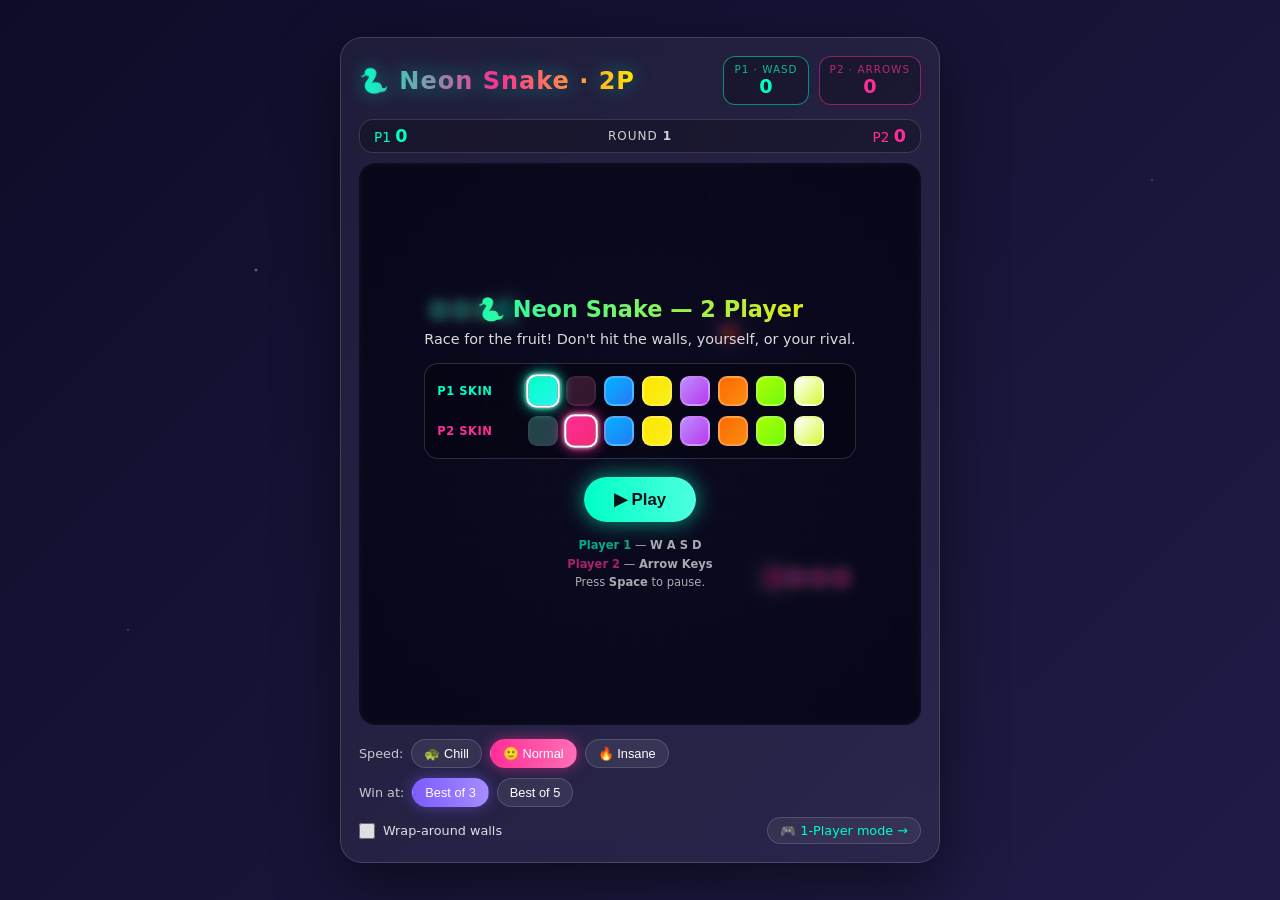
<file: index.html>
<!DOCTYPE html>
<html lang="en">
<head>
  <meta charset="UTF-8" />
  <meta name="viewport" content="width=device-width, initial-scale=1.0" />
  <title>🐍 Neon Snake — 2 Player</title>
  <link rel="stylesheet" href="style.css" />
  <link rel="stylesheet" href="multiplayer.css" />
</head>
<body>
  <div class="stars"></div>

  <div class="game-wrap">
    <header class="topbar">
      <h1 class="title">🐍 Neon Snake · 2P</h1>
      <div class="scores">
        <div class="score-box p1">
          <span class="label">P1 · WASD</span>
          <span id="score1">0</span>
        </div>
        <div class="score-box p2">
          <span class="label">P2 · Arrows</span>
          <span id="score2">0</span>
        </div>
      </div>
    </header>

    <div id="winbar" class="winbar">
      <span class="wins p1">P1 <b id="wins1">0</b></span>
      <span class="round">Round <b id="round">1</b></span>
      <span class="wins p2">P2 <b id="wins2">0</b></span>
    </div>

    <div class="canvas-holder">
      <canvas id="board" width="600" height="600"></canvas>

      <div id="overlay" class="overlay">
        <div class="overlay-card">
          <h2 id="overlay-title">🐍 Neon Snake — 2 Player</h2>
          <p id="overlay-text">
            Race for the fruit! Don't hit the walls, yourself, or your rival.
          </p>

          <div id="skin-pick" class="skin-pick">
            <div class="skin-row">
              <span class="skin-label p1">P1 skin</span>
              <div class="swatches" id="swatches1"></div>
            </div>
            <div class="skin-row">
              <span class="skin-label p2">P2 skin</span>
              <div class="swatches" id="swatches2"></div>
            </div>
          </div>

          <button id="start-btn" class="btn">▶ Play</button>
          <div class="hint">
            <b class="p1">Player 1</b> — <b>W A S D</b><br />
            <b class="p2">Player 2</b> — <b>Arrow Keys</b><br />
            Press <b>Space</b> to pause.
          </div>
        </div>
      </div>
    </div>

    <div class="controls">
      <div class="mode-row">
        <span class="mode-label">Speed:</span>
        <button class="chip" data-speed="140">🐢 Chill</button>
        <button class="chip active" data-speed="100">🙂 Normal</button>
        <button class="chip" data-speed="65">🔥 Insane</button>
      </div>
      <div class="mode-row">
        <span class="mode-label">Win at:</span>
        <button class="chip winchip active" data-wins="3">Best of 3</button>
        <button class="chip winchip" data-wins="5">Best of 5</button>
      </div>
      <div class="mode-row">
        <label class="toggle">
          <input type="checkbox" id="wrap-toggle" />
          <span>Wrap-around walls</span>
        </label>
        <a class="mode-link" href="single.html">🎮 1-Player mode →</a>
      </div>
    </div>

    <!-- Dual on-screen D-pads for phones -->
    <div class="touch-controls">
      <div class="pad p1" data-player="1">
        <div class="pad-title">P1</div>
        <button class="tbtn up"    data-dir="up">▲</button>
        <button class="tbtn left"  data-dir="left">◄</button>
        <button class="tbtn down"  data-dir="down">▼</button>
        <button class="tbtn right" data-dir="right">►</button>
      </div>
      <div class="pad p2" data-player="2">
        <div class="pad-title">P2</div>
        <button class="tbtn up"    data-dir="up">▲</button>
        <button class="tbtn left"  data-dir="left">◄</button>
        <button class="tbtn down"  data-dir="down">▼</button>
        <button class="tbtn right" data-dir="right">►</button>
      </div>
    </div>
  </div>

  <script src="multiplayer.js"></script>
</body>
</html>
</file>
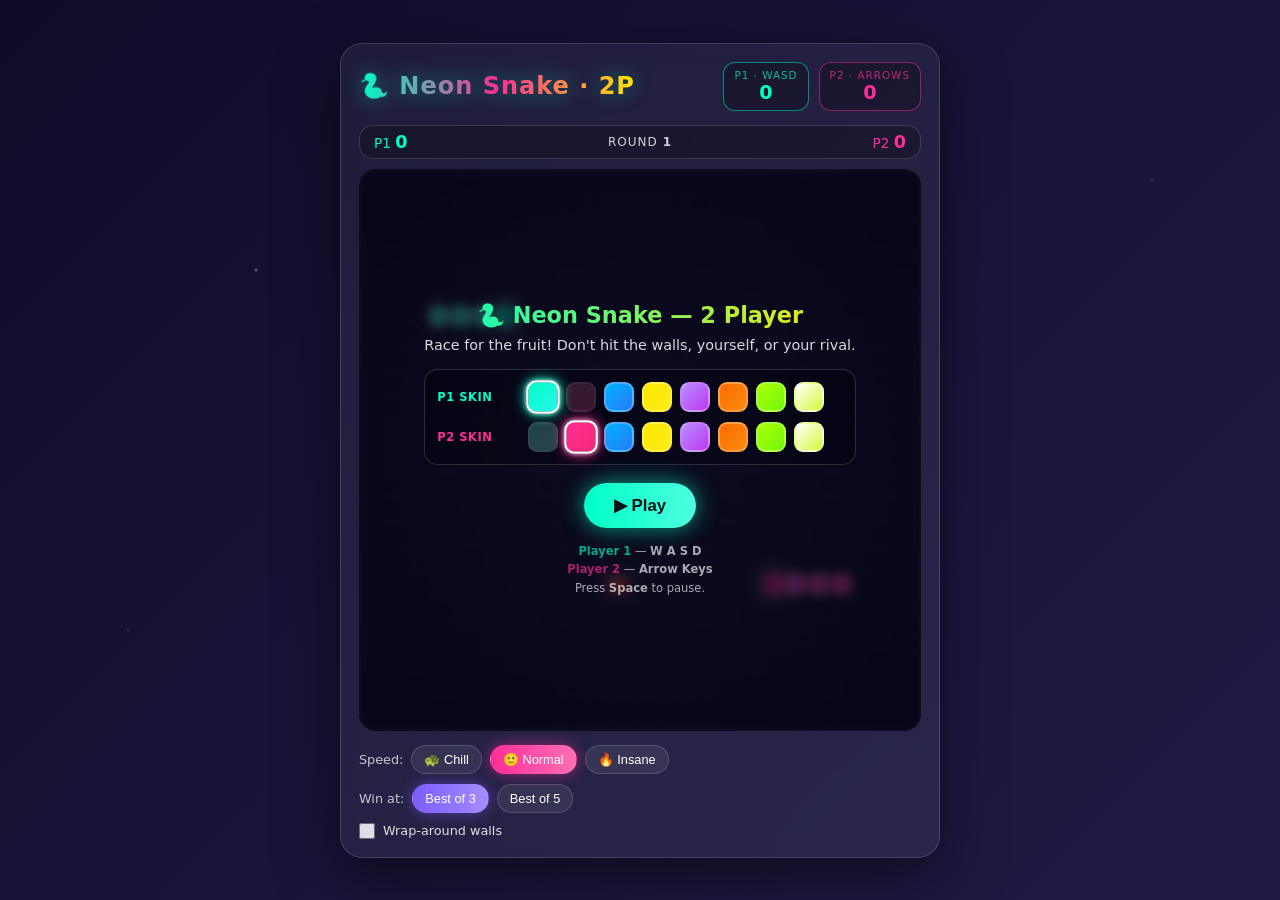
<file: multiplayer.html>
<!DOCTYPE html>
<html lang="en">
<head>
  <meta charset="UTF-8" />
  <meta name="viewport" content="width=device-width, initial-scale=1.0" />
  <title>🐍 Neon Snake — 2 Player</title>
  <link rel="stylesheet" href="style.css" />
  <link rel="stylesheet" href="multiplayer.css" />
</head>
<body>
  <div class="stars"></div>

  <div class="game-wrap">
    <header class="topbar">
      <h1 class="title">🐍 Neon Snake · 2P</h1>
      <div class="scores">
        <div class="score-box p1">
          <span class="label">P1 · WASD</span>
          <span id="score1">0</span>
        </div>
        <div class="score-box p2">
          <span class="label">P2 · Arrows</span>
          <span id="score2">0</span>
        </div>
      </div>
    </header>

    <div id="winbar" class="winbar">
      <span class="wins p1">P1 <b id="wins1">0</b></span>
      <span class="round">Round <b id="round">1</b></span>
      <span class="wins p2">P2 <b id="wins2">0</b></span>
    </div>

    <div class="canvas-holder">
      <canvas id="board" width="600" height="600"></canvas>

      <div id="overlay" class="overlay">
        <div class="overlay-card">
          <h2 id="overlay-title">🐍 Neon Snake — 2 Player</h2>
          <p id="overlay-text">
            Race for the fruit! Don't hit the walls, yourself, or your rival.
          </p>

          <div id="skin-pick" class="skin-pick">
            <div class="skin-row">
              <span class="skin-label p1">P1 skin</span>
              <div class="swatches" id="swatches1"></div>
            </div>
            <div class="skin-row">
              <span class="skin-label p2">P2 skin</span>
              <div class="swatches" id="swatches2"></div>
            </div>
          </div>

          <button id="start-btn" class="btn">▶ Play</button>
          <div class="hint">
            <b class="p1">Player 1</b> — <b>W A S D</b><br />
            <b class="p2">Player 2</b> — <b>Arrow Keys</b><br />
            Press <b>Space</b> to pause.
          </div>
        </div>
      </div>
    </div>

    <div class="controls">
      <div class="mode-row">
        <span class="mode-label">Speed:</span>
        <button class="chip" data-speed="140">🐢 Chill</button>
        <button class="chip active" data-speed="100">🙂 Normal</button>
        <button class="chip" data-speed="65">🔥 Insane</button>
      </div>
      <div class="mode-row">
        <span class="mode-label">Win at:</span>
        <button class="chip winchip active" data-wins="3">Best of 3</button>
        <button class="chip winchip" data-wins="5">Best of 5</button>
      </div>
      <div class="mode-row">
        <label class="toggle">
          <input type="checkbox" id="wrap-toggle" />
          <span>Wrap-around walls</span>
        </label>
      </div>
    </div>

    <!-- Dual on-screen D-pads for phones -->
    <div class="touch-controls">
      <div class="pad p1" data-player="1">
        <div class="pad-title">P1</div>
        <button class="tbtn up"    data-dir="up">▲</button>
        <button class="tbtn left"  data-dir="left">◄</button>
        <button class="tbtn down"  data-dir="down">▼</button>
        <button class="tbtn right" data-dir="right">►</button>
      </div>
      <div class="pad p2" data-player="2">
        <div class="pad-title">P2</div>
        <button class="tbtn up"    data-dir="up">▲</button>
        <button class="tbtn left"  data-dir="left">◄</button>
        <button class="tbtn down"  data-dir="down">▼</button>
        <button class="tbtn right" data-dir="right">►</button>
      </div>
    </div>
  </div>

  <script src="multiplayer.js"></script>
</body>
</html>
</file>
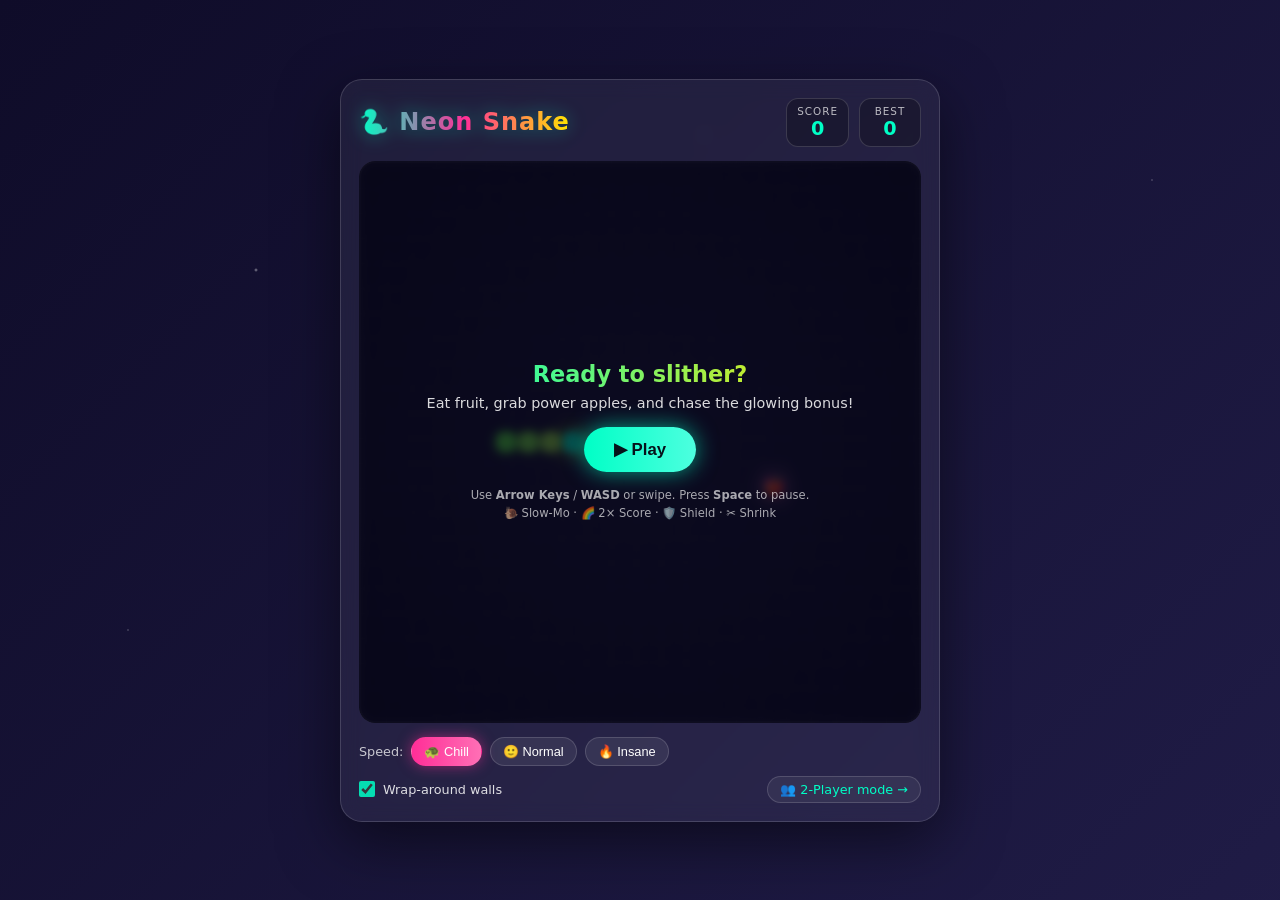
<file: single.html>
<!DOCTYPE html>
<html lang="en">
<head>
  <meta charset="UTF-8" />
  <meta name="viewport" content="width=device-width, initial-scale=1.0" />
  <title>🐍 Neon Snake</title>
  <link rel="stylesheet" href="style.css" />
</head>
<body>
  <div class="stars"></div>

  <div class="game-wrap">
    <header class="topbar">
      <h1 class="title">🐍 Neon Snake</h1>
      <div class="scores">
        <div class="score-box">
          <span class="label">Score</span>
          <span id="score">0</span>
        </div>
        <div class="score-box">
          <span class="label">Best</span>
          <span id="best">0</span>
        </div>
      </div>
    </header>

    <div id="powerbar" class="powerbar"></div>

    <div class="canvas-holder">
      <canvas id="board" width="600" height="600"></canvas>

      <!-- Overlay screens -->
      <div id="overlay" class="overlay">
        <div class="overlay-card">
          <h2 id="overlay-title">Ready to slither?</h2>
          <p id="overlay-text">Eat fruit, grab power apples, and chase the glowing bonus!</p>
          <button id="start-btn" class="btn">▶ Play</button>
          <div class="hint">
            Use <b>Arrow Keys</b> / <b>WASD</b> or swipe. Press <b>Space</b> to pause.<br />
            🐌 Slow-Mo · 🌈 2× Score · 🛡️ Shield · ✂️ Shrink
          </div>
        </div>
      </div>
    </div>

    <div class="controls">
      <div class="mode-row">
        <span class="mode-label">Speed:</span>
        <button class="chip active" data-speed="140">🐢 Chill</button>
        <button class="chip" data-speed="100">🙂 Normal</button>
        <button class="chip" data-speed="65">🔥 Insane</button>
      </div>
      <div class="mode-row">
        <label class="toggle">
          <input type="checkbox" id="wrap-toggle" checked />
          <span>Wrap-around walls</span>
        </label>
        <a class="mode-link" href="index.html">👥 2-Player mode →</a>
      </div>
    </div>

    <!-- On-screen D-pad for touch -->
    <div class="dpad">
      <button class="dbtn up" data-dir="up">▲</button>
      <div class="dpad-mid">
        <button class="dbtn left" data-dir="left">◄</button>
        <button class="dbtn right" data-dir="right">►</button>
      </div>
      <button class="dbtn down" data-dir="down">▼</button>
    </div>
  </div>

  <script src="script.js"></script>
</body>
</html>
</file>
<file: style.css>
:root {
  --bg1: #0f0c29;
  --bg2: #302b63;
  --bg3: #24243e;
  --neon: #00ffc6;
  --neon2: #ff2e97;
  --accent: #ffe600;
  --panel: rgba(255, 255, 255, 0.06);
  --panel-border: rgba(255, 255, 255, 0.15);
}

* { box-sizing: border-box; margin: 0; padding: 0; }

body {
  min-height: 100vh;
  font-family: "Trebuchet MS", "Segoe UI", system-ui, sans-serif;
  color: #fff;
  display: flex;
  align-items: center;
  justify-content: center;
  overflow: hidden;
  background: linear-gradient(135deg, var(--bg1), var(--bg2), var(--bg3));
  background-size: 400% 400%;
  animation: bgShift 18s ease infinite;
}

@keyframes bgShift {
  0%   { background-position: 0% 50%; }
  50%  { background-position: 100% 50%; }
  100% { background-position: 0% 50%; }
}

/* Twinkling star field */
.stars {
  position: fixed;
  inset: 0;
  background-image:
    radial-gradient(2px 2px at 20% 30%, #fff, transparent),
    radial-gradient(2px 2px at 70% 60%, #fff, transparent),
    radial-gradient(1px 1px at 40% 80%, #fff, transparent),
    radial-gradient(1px 1px at 90% 20%, #fff, transparent),
    radial-gradient(2px 2px at 55% 15%, #fff, transparent),
    radial-gradient(1px 1px at 10% 70%, #fff, transparent);
  opacity: 0.5;
  animation: twinkle 4s ease-in-out infinite alternate;
  pointer-events: none;
}
@keyframes twinkle { from { opacity: 0.25; } to { opacity: 0.7; } }

.game-wrap {
  position: relative;
  z-index: 1;
  width: min(94vw, 600px);
  padding: 18px;
  border-radius: 22px;
  background: var(--panel);
  border: 1px solid var(--panel-border);
  backdrop-filter: blur(10px);
  box-shadow: 0 20px 60px rgba(0, 0, 0, 0.5);
}

.topbar {
  display: flex;
  align-items: center;
  justify-content: space-between;
  margin-bottom: 14px;
}

.title {
  font-size: 1.5rem;
  letter-spacing: 1px;
  background: linear-gradient(90deg, var(--neon), var(--neon2), var(--accent));
  -webkit-background-clip: text;
  background-clip: text;
  color: transparent;
  filter: drop-shadow(0 0 10px rgba(0, 255, 198, 0.4));
}

.scores { display: flex; gap: 10px; }
.score-box {
  display: flex;
  flex-direction: column;
  align-items: center;
  min-width: 62px;
  padding: 6px 10px;
  border-radius: 12px;
  background: rgba(0, 0, 0, 0.25);
  border: 1px solid var(--panel-border);
}
.score-box .label { font-size: 0.65rem; opacity: 0.7; text-transform: uppercase; letter-spacing: 1px; }
.score-box span:last-child { font-size: 1.2rem; font-weight: bold; color: var(--neon); }

/* Active power-up badges */
.powerbar {
  display: flex;
  flex-wrap: wrap;
  gap: 8px;
  min-height: 0;
  margin-bottom: 10px;
  justify-content: center;
}
.powerbar:empty { display: none; }
.pbadge {
  display: flex;
  align-items: center;
  gap: 6px;
  padding: 5px 12px;
  border-radius: 20px;
  font-size: 0.78rem;
  font-weight: bold;
  color: #06121a;
  animation: badgePop 0.25s ease;
  box-shadow: 0 0 16px rgba(255, 255, 255, 0.35);
}
.pbadge .time { font-variant-numeric: tabular-nums; opacity: 0.85; }
@keyframes badgePop {
  from { transform: scale(0.5); opacity: 0; }
  to { transform: scale(1); opacity: 1; }
}

.canvas-holder { position: relative; border-radius: 16px; overflow: hidden; }

#board {
  display: block;
  width: 100%;
  aspect-ratio: 1 / 1;
  height: auto;
  background:
    linear-gradient(rgba(255,255,255,0.03) 1px, transparent 1px) 0 0 / 25px 25px,
    linear-gradient(90deg, rgba(255,255,255,0.03) 1px, transparent 1px) 0 0 / 25px 25px,
    radial-gradient(circle at 50% 50%, #191933, #0a0a1a);
  border: 2px solid rgba(255, 255, 255, 0.12);
  border-radius: 16px;
}

/* Overlay */
.overlay {
  position: absolute;
  inset: 0;
  display: flex;
  align-items: center;
  justify-content: center;
  background: rgba(8, 6, 26, 0.72);
  backdrop-filter: blur(4px);
  transition: opacity 0.25s ease;
}
.overlay.hidden { opacity: 0; pointer-events: none; }

.overlay-card {
  text-align: center;
  padding: 22px;
  max-width: 88%;
}
.overlay-card h2 {
  font-size: 1.4rem;
  margin-bottom: 8px;
  background: linear-gradient(90deg, var(--neon), var(--accent));
  -webkit-background-clip: text; background-clip: text; color: transparent;
}
.overlay-card p { opacity: 0.85; margin-bottom: 16px; font-size: 0.9rem; }

.btn {
  font-size: 1.05rem;
  font-weight: bold;
  color: #06121a;
  padding: 12px 30px;
  border: none;
  border-radius: 40px;
  cursor: pointer;
  background: linear-gradient(90deg, var(--neon), #4dffdf);
  box-shadow: 0 0 22px rgba(0, 255, 198, 0.6);
  transition: transform 0.15s ease, box-shadow 0.15s ease;
}
.btn:hover { transform: translateY(-2px) scale(1.04); box-shadow: 0 0 34px rgba(0, 255, 198, 0.9); }
.btn:active { transform: scale(0.97); }

.hint { margin-top: 14px; font-size: 0.72rem; opacity: 0.65; line-height: 1.6; }

/* Controls */
.controls { margin-top: 14px; display: flex; flex-direction: column; gap: 10px; }
.mode-row { display: flex; align-items: center; gap: 8px; flex-wrap: wrap; }
.mode-label { font-size: 0.8rem; opacity: 0.75; }

.chip {
  font-size: 0.8rem;
  padding: 6px 12px;
  border-radius: 20px;
  cursor: pointer;
  color: #fff;
  background: rgba(255, 255, 255, 0.08);
  border: 1px solid var(--panel-border);
  transition: all 0.15s ease;
}
.chip:hover { background: rgba(255, 255, 255, 0.18); }
.chip.active {
  background: linear-gradient(90deg, var(--neon2), #ff6fb5);
  border-color: transparent;
  box-shadow: 0 0 14px rgba(255, 46, 151, 0.5);
}

.toggle { display: flex; align-items: center; gap: 8px; font-size: 0.8rem; opacity: 0.85; cursor: pointer; }
.toggle input { width: 16px; height: 16px; accent-color: var(--neon); cursor: pointer; }

.mode-link {
  margin-left: auto;
  font-size: 0.8rem;
  color: var(--neon);
  text-decoration: none;
  padding: 5px 12px;
  border-radius: 20px;
  border: 1px solid var(--panel-border);
  background: rgba(255, 255, 255, 0.06);
  transition: background 0.15s ease, transform 0.15s ease;
}
.mode-link:hover { background: rgba(255, 255, 255, 0.16); transform: translateY(-1px); }

/* D-pad */
.dpad {
  margin-top: 14px;
  display: none;
  flex-direction: column;
  align-items: center;
  gap: 6px;
}
.dpad-mid { display: flex; gap: 56px; }
.dbtn {
  width: 56px;
  height: 56px;
  font-size: 1.2rem;
  color: #fff;
  border: 1px solid var(--panel-border);
  border-radius: 14px;
  background: rgba(255, 255, 255, 0.08);
  cursor: pointer;
  user-select: none;
}
.dbtn:active { background: var(--neon); color: #06121a; }

@media (hover: none) and (pointer: coarse) {
  .dpad { display: flex; }
}

/* Score pop animation */
.floater {
  position: absolute;
  font-weight: bold;
  font-size: 1rem;
  color: var(--accent);
  text-shadow: 0 0 8px rgba(255, 230, 0, 0.8);
  pointer-events: none;
  animation: floatUp 0.8s ease-out forwards;
}
@keyframes floatUp {
  0% { transform: translateY(0) scale(0.6); opacity: 0; }
  20% { opacity: 1; transform: translateY(-4px) scale(1.1); }
  100% { transform: translateY(-34px) scale(1); opacity: 0; }
}

.shake { animation: shake 0.35s ease; }
@keyframes shake {
  0%,100% { transform: translateX(0); }
  25% { transform: translateX(-7px); }
  75% { transform: translateX(7px); }
}
</file>
<file: multiplayer.css>
/* ===== 2-Player additions + mobile fit ===== */

:root {
  --p1: #00ffc6;   /* player 1 — neon green */
  --p1-glow: #b0ffe6;
  --p2: #ff2e97;   /* player 2 — neon pink */
  --p2-glow: #ffb3d6;
}

.p1 { color: var(--p1); }
.p2 { color: var(--p2); }

.score-box.p1 { border-color: rgba(0, 255, 198, 0.5); }
.score-box.p2 { border-color: rgba(255, 46, 151, 0.5); }
.score-box.p1 span:last-child { color: var(--p1); }
.score-box.p2 span:last-child { color: var(--p2); }
.score-box .label { white-space: nowrap; }

/* Round / wins bar */
.winbar {
  display: flex;
  align-items: center;
  justify-content: space-between;
  gap: 10px;
  margin-bottom: 10px;
  padding: 6px 14px;
  border-radius: 14px;
  background: rgba(0, 0, 0, 0.25);
  border: 1px solid var(--panel-border);
  font-size: 0.85rem;
}
.winbar .wins b { font-size: 1.1rem; }
.winbar .round { opacity: 0.8; font-size: 0.75rem; text-transform: uppercase; letter-spacing: 1px; }

.winchip[data-wins].active {
  background: linear-gradient(90deg, #7b5cff, #a68cff);
  box-shadow: 0 0 14px rgba(123, 92, 255, 0.5);
}

/* ===== Snake skin picker ===== */
.skin-pick {
  display: flex;
  flex-direction: column;
  gap: 10px;
  margin: 6px 0 18px;
  padding: 12px;
  border-radius: 14px;
  background: rgba(0, 0, 0, 0.28);
  border: 1px solid var(--panel-border);
}
.skin-row {
  display: flex;
  align-items: center;
  gap: 10px;
}
.skin-label {
  flex: 0 0 62px;
  text-align: left;
  font-size: 0.72rem;
  font-weight: bold;
  letter-spacing: 0.5px;
  text-transform: uppercase;
}
.swatches {
  display: flex;
  flex-wrap: wrap;
  gap: 8px;
  flex: 1;
  justify-content: center;
}
.swatch {
  width: 30px;
  height: 30px;
  border-radius: 9px;
  cursor: pointer;
  border: 2px solid rgba(255, 255, 255, 0.25);
  padding: 0;
  transition: transform 0.12s ease, box-shadow 0.12s ease, border-color 0.12s ease;
}
.swatch:hover { transform: translateY(-2px) scale(1.06); }
.swatch.active {
  border-color: #fff;
  box-shadow: 0 0 12px currentColor, 0 0 4px #fff;
  transform: scale(1.12);
}
.swatch:disabled {
  opacity: 0.28;
  cursor: not-allowed;
  transform: none;
  filter: grayscale(0.5);
}

/* ===== Dual touch D-pads (mobile) ===== */
.touch-controls {
  margin-top: 14px;
  display: none;
  justify-content: space-between;
  gap: 12px;
}
.pad {
  display: grid;
  grid-template-columns: repeat(3, 1fr);
  grid-template-rows: repeat(3, 1fr);
  gap: 6px;
  flex: 1;
  max-width: 190px;
}
.pad-title {
  grid-column: 1 / 4;
  text-align: center;
  font-size: 0.7rem;
  font-weight: bold;
  letter-spacing: 1px;
  opacity: 0.9;
}
.pad .tbtn {
  aspect-ratio: 1 / 1;
  font-size: 1.1rem;
  color: #fff;
  border: 1px solid var(--panel-border);
  border-radius: 12px;
  background: rgba(255, 255, 255, 0.08);
  cursor: pointer;
  user-select: none;
  -webkit-user-select: none;
  touch-action: manipulation;
  display: flex;
  align-items: center;
  justify-content: center;
}
.pad .tbtn:active { transform: scale(0.92); }
.pad.p1 .tbtn:active { background: var(--p1); color: #06121a; }
.pad.p2 .tbtn:active { background: var(--p2); color: #06121a; }
.pad .up    { grid-column: 2; grid-row: 2; }
.pad .left  { grid-column: 1; grid-row: 3; }
.pad .down  { grid-column: 2; grid-row: 3; }
.pad .right { grid-column: 3; grid-row: 3; }

/* Show D-pads on touch devices; keep everything on one screen */
@media (hover: none) and (pointer: coarse) {
  .touch-controls { display: flex; }
  .controls { gap: 6px; }
}

/* ===== Compact layout so it fits a phone without scrolling ===== */
@media (max-width: 640px) {
  body { overflow-y: auto; }
  .game-wrap {
    width: 100vw;
    min-height: 100vh;
    padding: 10px;
    border-radius: 0;
    display: flex;
    flex-direction: column;
  }
  .topbar { margin-bottom: 8px; }
  .title { font-size: 1.15rem; }
  .score-box { min-width: 54px; padding: 4px 8px; }
  .score-box .label { font-size: 0.58rem; }
  .score-box span:last-child { font-size: 1rem; }
  .winbar { font-size: 0.78rem; padding: 5px 10px; margin-bottom: 8px; }
  .controls { margin-top: 10px; }
  .mode-row { gap: 6px; }
  .chip { padding: 5px 10px; font-size: 0.72rem; }
  .mode-label { font-size: 0.72rem; }
  .hint { font-size: 0.68rem; }
  .overlay-card h2 { font-size: 1.15rem; }
  .overlay-card p { font-size: 0.8rem; margin-bottom: 10px; }
  .skin-pick { padding: 10px; gap: 8px; margin: 4px 0 14px; }
  .swatch { width: 34px; height: 34px; } /* bigger tap target */
  .skin-label { flex-basis: 54px; font-size: 0.66rem; }
}

/* Very short screens (landscape phones): shrink the non-canvas chrome */
@media (max-height: 520px) {
  .winbar, .controls .mode-row:nth-child(2) { display: none; }
}
</file>
